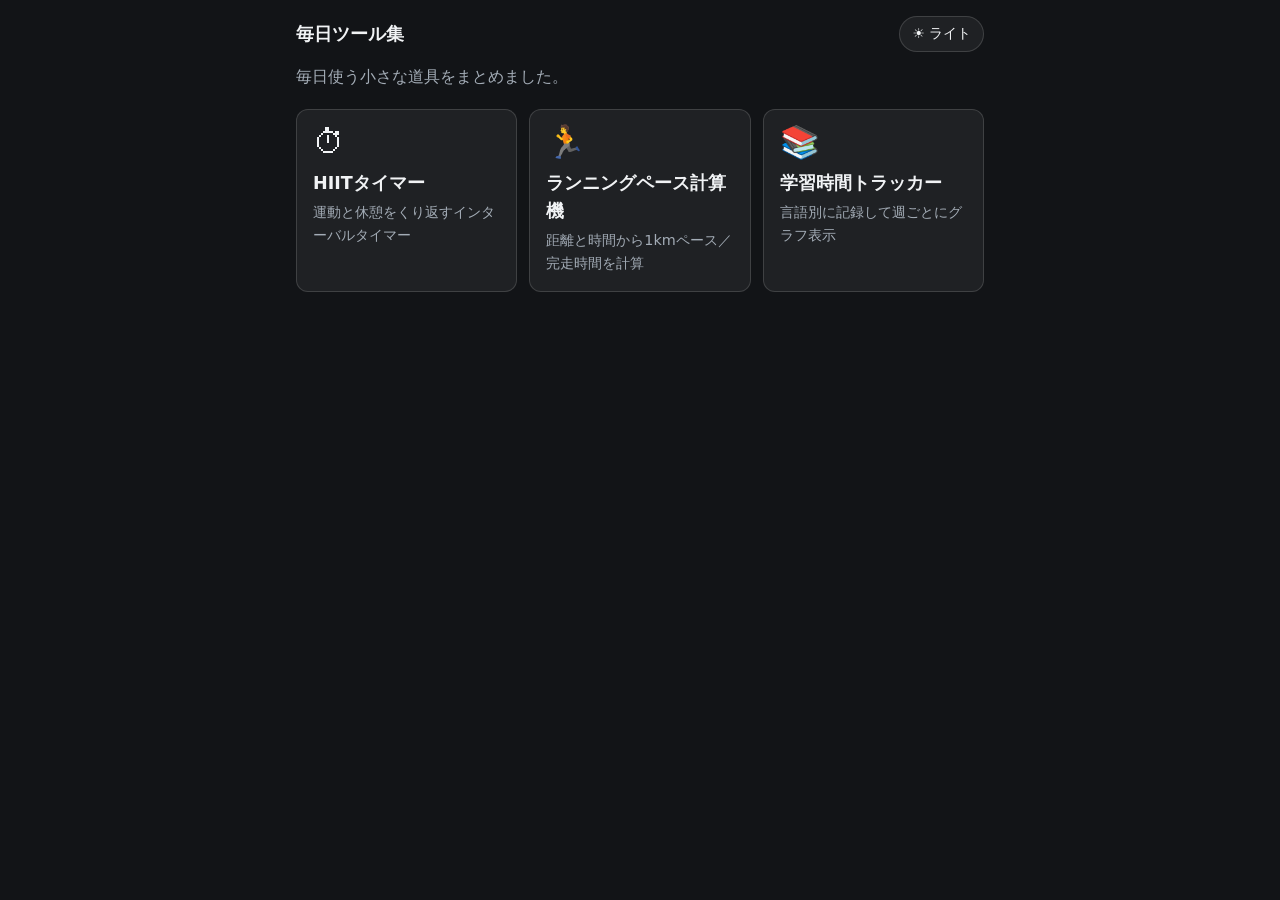
<file: index.html>
<!DOCTYPE html>
<html lang="ja" data-theme="dark">
<head>
  <meta charset="UTF-8">
  <!-- スマホで表示幅を端末に合わせる（これが無いとPC幅で縮小表示される）
       viewport-fit=cover：iPhone の画面いっぱいに描き、ノッチ等の余白は CSS の env() で自分で調整する -->
  <meta name="viewport" content="width=device-width, initial-scale=1, viewport-fit=cover">
  <title>毎日ツール集</title>
  <link rel="stylesheet" href="common/base.css">
  <!-- テーマは表示前に決めたいので <head> で読み込む -->
  <script src="common/storage.js"></script>
  <script src="common/theme.js"></script>
  <style>
    /* トップページだけで使う見た目なので、ここに直接書いている */
    .lead {
      margin: 0 0 20px;
      color: var(--muted);
    }

    /* ツールのカードを並べる。画面幅に応じて列数が自動で変わる */
    .tool-grid {
      display: grid;
      grid-template-columns: repeat(auto-fill, minmax(220px, 1fr));
      gap: 12px;
    }

    .tool-card {
      position: relative;
      display: block;
      color: inherit;
      text-decoration: none;
    }

    a.tool-card:hover {
      border-color: var(--accent);
    }

    .tool-card .icon {
      font-size: 2rem;
      line-height: 1;
    }

    .tool-card h2 {
      margin: 8px 0 4px;
      font-size: 1.1rem;
    }

    .tool-card p {
      margin: 0;
      color: var(--muted);
      font-size: 0.9rem;
    }

    /* 準備中のツールは薄く表示してクリックできないことを示す */
    .tool-card.is-coming {
      opacity: 0.55;
    }

    .badge {
      position: absolute;
      top: 12px;
      right: 12px;
      padding: 2px 8px;
      border: 1px solid var(--border);
      border-radius: 999px;
      font-size: 0.75rem;
      color: var(--muted);
    }
  </style>
</head>
<body>
  <header class="app-header">
    <h1 class="app-title">毎日ツール集</h1>
    <button type="button" class="theme-toggle" data-theme-toggle>テーマ</button>
  </header>

  <main class="container">
    <p class="lead">毎日使う小さな道具をまとめました。</p>

    <div class="tool-grid">
      <!-- ① 完成したツールは <a> でリンクにする -->
      <a class="card tool-card" href="hiit-timer/index.html">
        <span class="icon" aria-hidden="true">⏱</span>
        <h2>HIITタイマー</h2>
        <p>運動と休憩をくり返すインターバルタイマー</p>
      </a>

      <a class="card tool-card" href="running-pace/index.html">
        <span class="icon" aria-hidden="true">🏃</span>
        <h2>ランニングペース計算機</h2>
        <p>距離と時間から1kmペース／完走時間を計算</p>
      </a>

      <a class="card tool-card" href="study-tracker/index.html">
        <span class="icon" aria-hidden="true">📚</span>
        <h2>学習時間トラッカー</h2>
        <p>言語別に記録して週ごとにグラフ表示</p>
      </a>
    </div>
  </main>
</body>
</html>
</file>
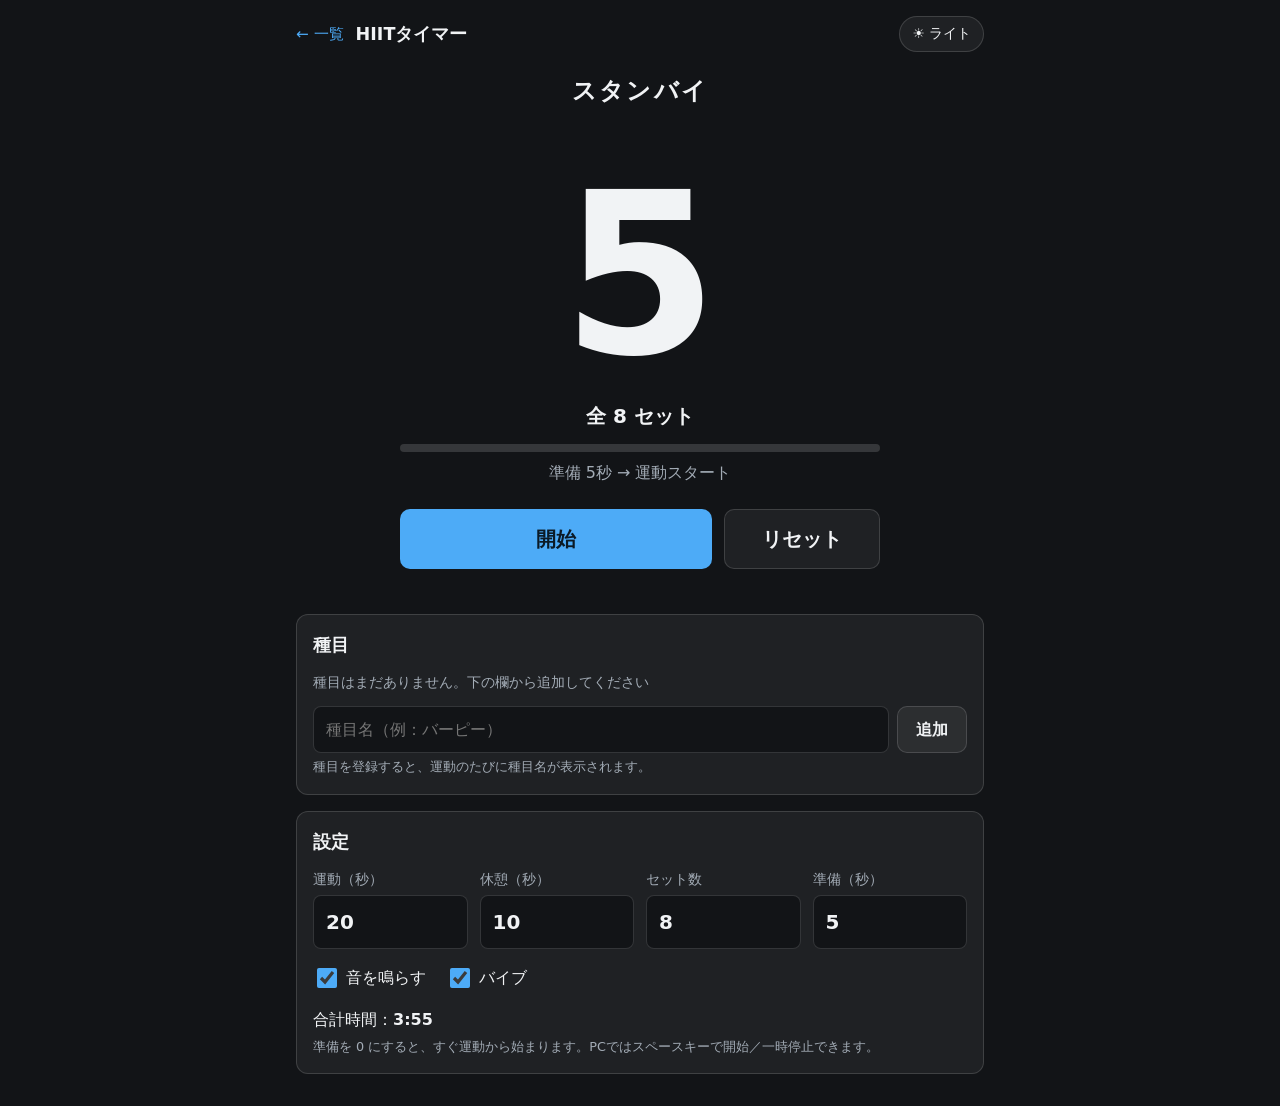
<file: hiit-timer/index.html>
<!DOCTYPE html>
<html lang="ja" data-theme="dark">
<head>
  <meta charset="UTF-8">
  <meta name="viewport" content="width=device-width, initial-scale=1, viewport-fit=cover">
  <title>HIITタイマー | 毎日ツール集</title>
  <!-- 共通の見た目 → このツール専用の見た目 の順に読む（後の方が優先される） -->
  <link rel="stylesheet" href="../common/base.css">
  <link rel="stylesheet" href="style.css">
  <script src="../common/storage.js"></script>
  <script src="../common/theme.js"></script>
</head>
<!-- body の class をフェーズごとに入れ替えて背景色を変える -->
<body class="phase-idle">
  <header class="app-header">
    <a class="back-link" href="../index.html">← 一覧</a>
    <h1 class="app-title">HIITタイマー</h1>
    <button type="button" class="theme-toggle" data-theme-toggle>テーマ</button>
  </header>

  <main class="container">
    <!-- ===== タイマー表示 ===== -->
    <section class="timer">
      <!-- aria-live：読み上げソフトにフェーズの切り替わりを伝える -->
      <p class="phase-label" id="phaseLabel" aria-live="polite">スタンバイ</p>
      <!-- 今の種目名（休憩・準備中は「次の種目」）。種目が未登録なら空のまま -->
      <p class="exercise-name" id="exerciseName" aria-live="polite"></p>
      <p class="time" id="time">20</p>
      <p class="set-count" id="setCount">全 8 セット</p>
      <div class="progress" aria-hidden="true">
        <div class="progress-bar" id="progressBar"></div>
      </div>
      <p class="next-info" id="nextInfo">&nbsp;</p>
    </section>

    <!-- ===== 操作ボタン ===== -->
    <div class="controls">
      <button type="button" class="btn btn-primary" id="startButton">開始</button>
      <button type="button" class="btn" id="resetButton">リセット</button>
    </div>
    <p class="wake-status" id="wakeStatus"></p>

    <!-- ===== 種目 ===== -->
    <section class="card exercises">
      <h2>種目</h2>
      <!-- タイマー中は fieldset ごと操作できなくする（設定と同じ仕組み） -->
      <fieldset id="exerciseFieldset">
        <ol class="exercise-list" id="exerciseList"></ol>

        <form class="exercise-add" id="exerciseAddForm" autocomplete="off">
          <input type="text" id="exerciseNameInput" maxlength="20" placeholder="種目名（例：バーピー）" aria-label="追加する種目名" required>
          <button type="submit" class="btn" id="exerciseAddButton">追加</button>
        </form>

        <p class="hint" id="exerciseHint"></p>
      </fieldset>
    </section>

    <!-- ===== 設定 ===== -->
    <section class="card settings">
      <h2>設定</h2>
      <!-- fieldset を disabled にすると、中の入力欄がまとめて操作不可になる -->
      <fieldset id="settingsFieldset">
        <div class="field-grid">
          <label class="field">
            <span>運動（秒）</span>
            <input type="number" id="workInput" inputmode="numeric" min="1" max="3600">
          </label>
          <label class="field">
            <span>休憩（秒）</span>
            <input type="number" id="restInput" inputmode="numeric" min="0" max="3600">
          </label>
          <label class="field">
            <span>セット数</span>
            <input type="number" id="setsInput" inputmode="numeric" min="1" max="99">
          </label>
          <label class="field">
            <span>準備（秒）</span>
            <input type="number" id="prepInput" inputmode="numeric" min="0" max="60">
          </label>
        </div>

        <div class="toggles">
          <label><input type="checkbox" id="soundCheck"> 音を鳴らす</label>
          <label><input type="checkbox" id="vibrateCheck"> <span id="vibrateLabel">バイブ</span></label>
        </div>

        <p class="total">合計時間：<strong id="totalTime">-</strong></p>
        <p class="hint">準備を 0 にすると、すぐ運動から始まります。PCではスペースキーで開始／一時停止できます。</p>
        <!-- 音声ファイルの作成には上限があるので、超えるときだけ知らせる（JavaScript で表示を切り替え） -->
        <p class="hint" id="soundNote" hidden>合計が60分を超えるため、画面ロック中は音が鳴りません（画面を開いている間は鳴ります）。</p>
      </fieldset>
    </section>
  </main>

  <!-- HTML を全部読み込んだ後に動かすため、スクリプトは最後に置く -->
  <script src="script.js"></script>
</body>
</html>
</file>
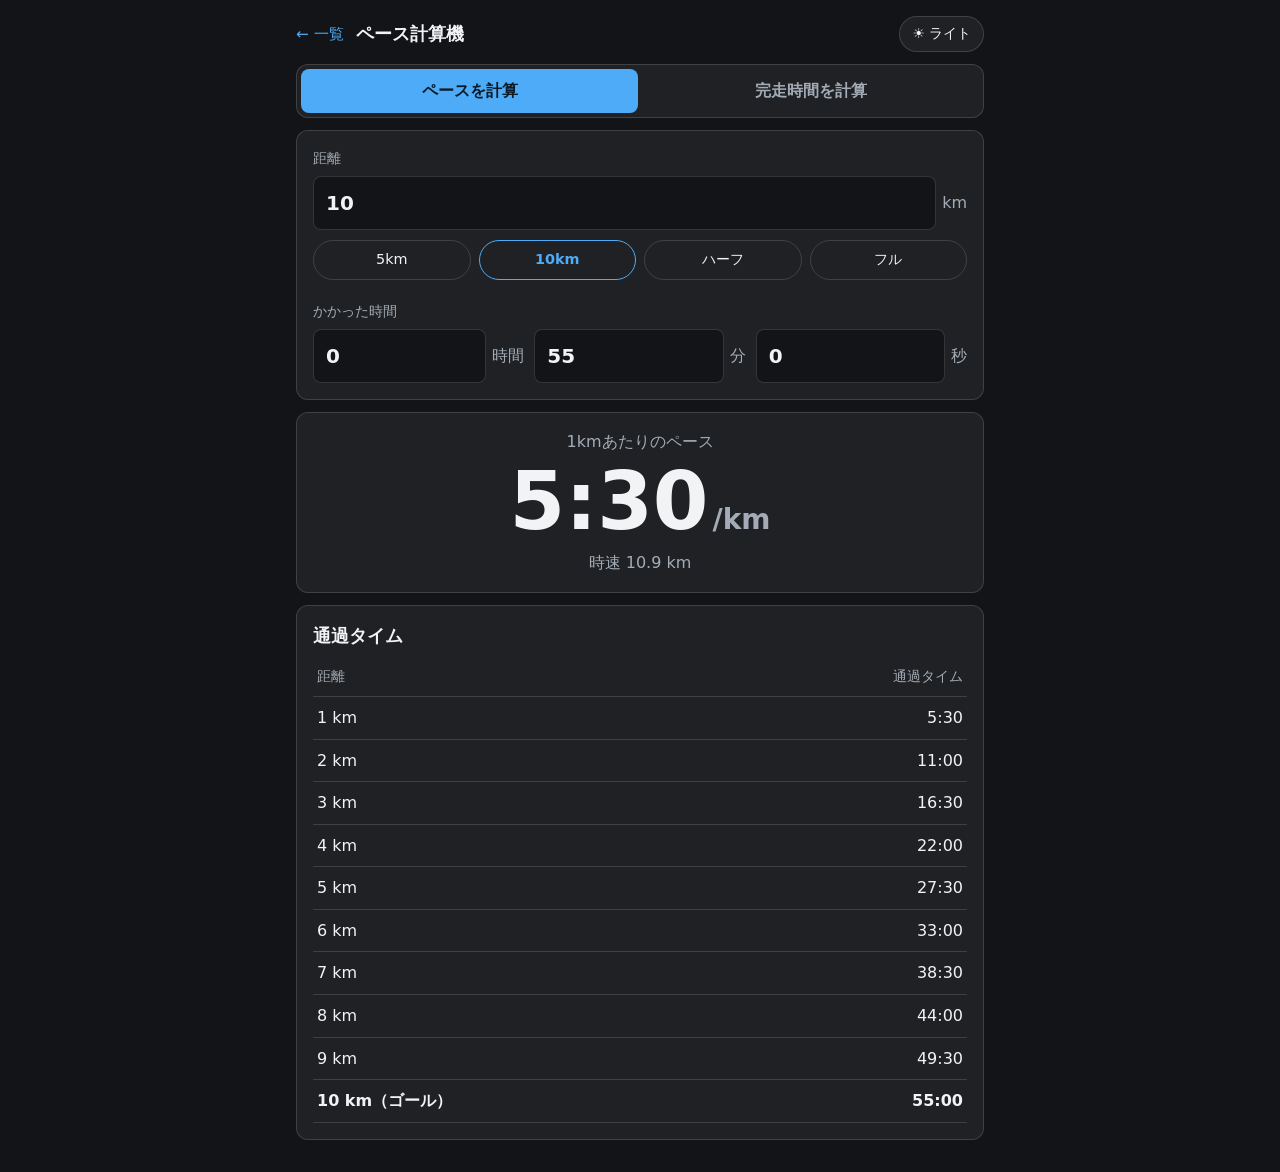
<file: running-pace/index.html>
<!DOCTYPE html>
<html lang="ja" data-theme="dark">
<head>
  <meta charset="UTF-8">
  <meta name="viewport" content="width=device-width, initial-scale=1, viewport-fit=cover">
  <title>ランニングペース計算機 | 毎日ツール集</title>
  <link rel="stylesheet" href="../common/base.css">
  <link rel="stylesheet" href="style.css">
  <script src="../common/storage.js"></script>
  <script src="../common/theme.js"></script>
</head>
<body>
  <header class="app-header">
    <a class="back-link" href="../index.html">← 一覧</a>
    <h1 class="app-title">ペース計算機</h1>
    <button type="button" class="theme-toggle" data-theme-toggle>テーマ</button>
  </header>

  <main class="container">
    <!-- ===== モード切り替えタブ ===== -->
    <div class="tabs" role="tablist">
      <button type="button" class="tab" role="tab" data-mode="pace">ペースを計算</button>
      <button type="button" class="tab" role="tab" data-mode="finish">完走時間を計算</button>
    </div>

    <!-- form の中の入力が変わると、まとめて1つのイベントで受け取れる -->
    <form id="calcForm" class="card" autocomplete="off">
      <!-- ===== 距離（両モード共通） ===== -->
      <div class="group">
        <label class="group-title" for="distanceInput">距離</label>
        <div class="unit-field">
          <!-- data-key：この入力が inputs のどの項目かを JavaScript に伝える目印 -->
          <input type="number" id="distanceInput" data-key="distance" inputmode="decimal" min="0" step="any" placeholder="10">
          <span>km</span>
        </div>
        <div class="presets">
          <button type="button" class="preset" data-km="5">5km</button>
          <button type="button" class="preset" data-km="10">10km</button>
          <button type="button" class="preset" data-km="21.0975">ハーフ</button>
          <button type="button" class="preset" data-km="42.195">フル</button>
        </div>
      </div>

      <!-- ===== ペースを計算：時間を入力 ===== -->
      <div class="group" id="timeGroup">
        <span class="group-title">かかった時間</span>
        <div class="unit-row">
          <label class="unit-field">
            <input type="number" data-key="hours" inputmode="numeric" min="0" placeholder="0" aria-label="時間">
            <span>時間</span>
          </label>
          <label class="unit-field">
            <input type="number" data-key="minutes" inputmode="numeric" min="0" placeholder="0" aria-label="分">
            <span>分</span>
          </label>
          <label class="unit-field">
            <input type="number" data-key="seconds" inputmode="numeric" min="0" placeholder="0" aria-label="秒">
            <span>秒</span>
          </label>
        </div>
      </div>

      <!-- ===== 完走時間を計算：ペースを入力 ===== -->
      <div class="group" id="paceGroup">
        <span class="group-title">1kmあたりのペース</span>
        <div class="unit-row unit-row-2">
          <label class="unit-field">
            <input type="number" data-key="paceMinutes" inputmode="numeric" min="0" placeholder="5" aria-label="ペースの分">
            <span>分</span>
          </label>
          <label class="unit-field">
            <input type="number" data-key="paceSeconds" inputmode="numeric" min="0" placeholder="30" aria-label="ペースの秒">
            <span>秒 /km</span>
          </label>
        </div>
      </div>
    </form>

    <!-- ===== 結果 ===== -->
    <section class="card result" aria-live="polite">
      <p class="result-label" id="resultLabel">1kmあたりのペース</p>
      <p class="result-main">
        <span id="resultValue">—</span><span class="result-unit" id="resultUnit"></span>
      </p>
      <p class="result-sub" id="resultSub">距離と時間を入力してください</p>
    </section>

    <!-- ===== 通過タイム表 ===== -->
    <section class="card splits" id="splitsSection" hidden>
      <h2>通過タイム</h2>
      <table>
        <thead>
          <tr><th scope="col">距離</th><th scope="col">通過タイム</th></tr>
        </thead>
        <tbody id="splitsBody"></tbody>
      </table>
    </section>
  </main>

  <script src="script.js"></script>
</body>
</html>
</file>
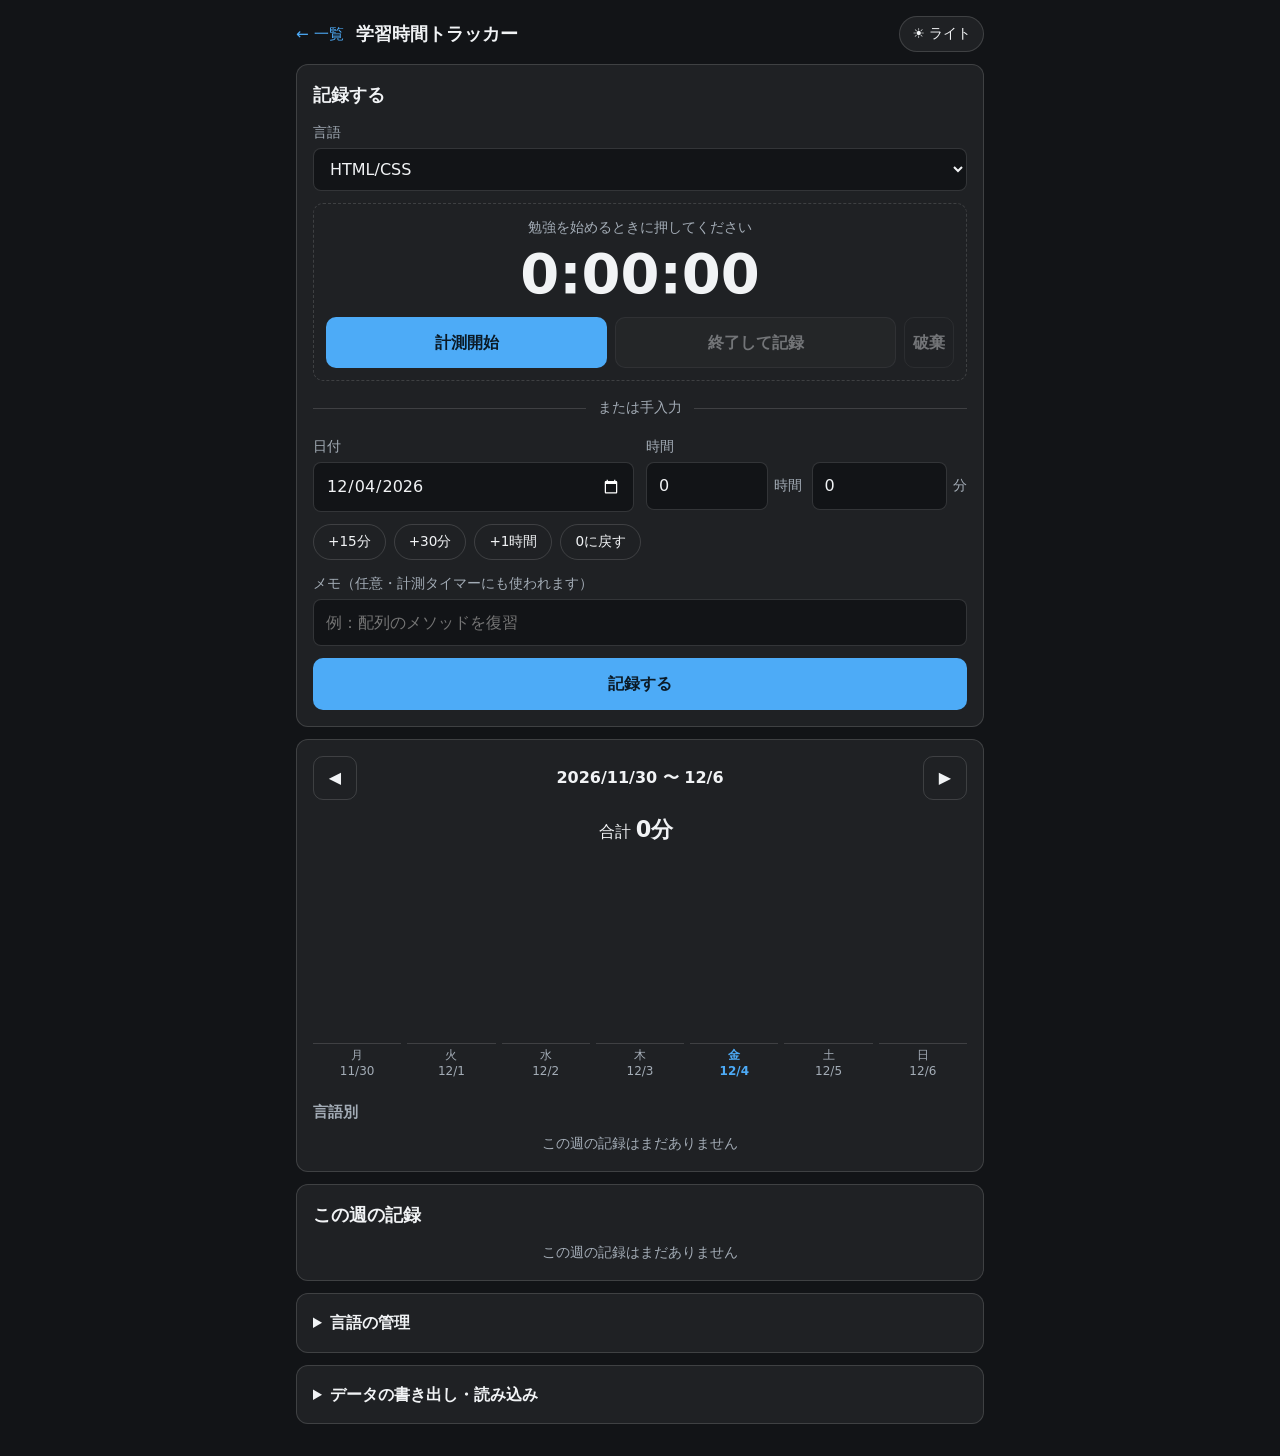
<file: study-tracker/index.html>
<!DOCTYPE html>
<html lang="ja" data-theme="dark">
<head>
  <meta charset="UTF-8">
  <meta name="viewport" content="width=device-width, initial-scale=1, viewport-fit=cover">
  <title>学習時間トラッカー | 毎日ツール集</title>
  <link rel="stylesheet" href="../common/base.css">
  <link rel="stylesheet" href="style.css">
  <script src="../common/storage.js"></script>
  <script src="../common/theme.js"></script>
</head>
<body>
  <header class="app-header">
    <a class="back-link" href="../index.html">← 一覧</a>
    <h1 class="app-title">学習時間トラッカー</h1>
    <button type="button" class="theme-toggle" data-theme-toggle>テーマ</button>
  </header>

  <main class="container">
    <!-- ===================== 記録する ===================== -->
    <section class="card">
      <h2>記録する</h2>

      <label class="field">
        <span>言語</span>
        <select id="languageSelect"></select>
      </label>

      <!-- ----- 計測タイマー ----- -->
      <div class="stopwatch">
        <p class="stopwatch-status" id="stopwatchStatus">勉強を始めるときに押してください</p>
        <p class="stopwatch-time" id="stopwatchTime">0:00:00</p>
        <div class="stopwatch-buttons">
          <button type="button" class="btn btn-primary" id="stopwatchMain">計測開始</button>
          <button type="button" class="btn" id="stopwatchFinish">終了して記録</button>
          <button type="button" class="btn btn-ghost" id="stopwatchDiscard">破棄</button>
        </div>
      </div>

      <p class="divider"><span>または手入力</span></p>

      <!-- ----- 手入力フォーム ----- -->
      <form id="recordForm" autocomplete="off">
        <div class="form-grid">
          <label class="field">
            <span>日付</span>
            <input type="date" id="dateInput" required>
          </label>
          <div class="field">
            <span>時間</span>
            <div class="duration">
              <label class="unit-field">
                <input type="number" id="hoursInput" inputmode="numeric" min="0" max="24" value="0" aria-label="時間">
                <span>時間</span>
              </label>
              <label class="unit-field">
                <input type="number" id="minutesInput" inputmode="numeric" min="0" value="0" aria-label="分">
                <span>分</span>
              </label>
            </div>
          </div>
        </div>

        <!-- 押すたびに時間を足すボタン -->
        <div class="quick-add">
          <button type="button" class="chip" data-add="15">+15分</button>
          <button type="button" class="chip" data-add="30">+30分</button>
          <button type="button" class="chip" data-add="60">+1時間</button>
          <button type="button" class="chip" data-add="0">0に戻す</button>
        </div>

        <label class="field">
          <span>メモ（任意・計測タイマーにも使われます）</span>
          <input type="text" id="memoInput" maxlength="100" placeholder="例：配列のメソッドを復習">
        </label>

        <button type="submit" class="btn btn-primary btn-block" id="addButton">記録する</button>
      </form>
    </section>

    <!-- ===================== 週グラフ ===================== -->
    <section class="card">
      <div class="week-nav">
        <button type="button" class="icon-btn" id="prevWeek" aria-label="前の週">◀</button>
        <div class="week-title">
          <p id="weekRange">-</p>
          <button type="button" class="link-btn" id="thisWeek">今週に戻る</button>
        </div>
        <button type="button" class="icon-btn" id="nextWeek" aria-label="次の週">▶</button>
      </div>

      <p class="week-total">合計 <strong id="weekTotal">0分</strong><span id="weekAverage"></span></p>

      <!-- 7日分の棒グラフ（JavaScript で中身を作る） -->
      <div class="chart" id="chart" role="img" aria-label="日別の学習時間グラフ"></div>

      <h3>言語別</h3>
      <div id="breakdown"></div>
    </section>

    <!-- ===================== この週の記録 ===================== -->
    <section class="card">
      <h2>この週の記録</h2>
      <ul class="record-list" id="recordList"></ul>
    </section>

    <!-- ===================== 言語の管理 ===================== -->
    <!-- details：クリックで開閉できる部品。普段は閉じておく -->
    <details class="card">
      <summary>言語の管理</summary>
      <ul class="language-list" id="languageList"></ul>
      <form class="language-add" id="languageAddForm" autocomplete="off">
        <input type="color" id="newLanguageColor" aria-label="新しい言語の色">
        <input type="text" id="newLanguageName" maxlength="20" placeholder="言語名（例：TypeScript）" required>
        <button type="submit" class="btn">追加</button>
      </form>
      <p class="hint">記録がある言語は削除できないため「非表示」になります（過去のグラフはそのまま残ります）。</p>
    </details>

    <!-- ===================== データ ===================== -->
    <details class="card">
      <summary>データの書き出し・読み込み</summary>
      <p class="hint">
        記録はこの端末のこのブラウザにだけ保存されています。
        スマホとPCでデータを移すときや、バックアップを取るときに使ってください。
        読み込みは「合体」なので、今ある記録は消えません。
      </p>
      <div class="data-buttons">
        <button type="button" class="btn" id="exportButton">書き出し（保存）</button>
        <!-- 本物のファイル選択欄は見た目が端末ごとにバラバラなので隠し、ボタンから呼び出す -->
        <button type="button" class="btn" id="importButton">読み込み</button>
        <input type="file" id="importFile" accept=".json,application/json" hidden>
      </div>
    </details>
  </main>

  <!-- 「記録しました」などを少しだけ表示するお知らせ -->
  <p class="toast" id="toast" role="status" aria-live="polite"></p>

  <script src="script.js"></script>
</body>
</html>
</file>
<file: common/base.css>
/*
 * base.css — 全ツール共通の見た目
 *
 * 色は「CSS変数（--名前）」にまとめて定義している。
 * data-theme="dark" / "light" で変数の中身を入れ替えるだけで、
 * ページ全体の配色が切り替わる。
 */

/* ===== 色の定義：ダーク（初期値） ===== */
:root,
:root[data-theme="dark"] {
  color-scheme: dark;              /* フォーム部品やスクロールバーも暗い色にする */
  --bg: #121417;                   /* ページの背景 */
  --surface: rgba(255, 255, 255, 0.06); /* カードの背景（半透明で背景色になじむ） */
  --text: #f1f3f5;                 /* 基本の文字色 */
  --muted: #a3acb6;                /* 補足の文字色 */
  --border: rgba(255, 255, 255, 0.14);
  --accent: #4dabf7;               /* 強調色（メインボタンなど） */
  --accent-text: #0b1a26;          /* 強調色の上に乗せる文字色 */
  --track: rgba(255, 255, 255, 0.15); /* 進捗バーの溝 */
}

/* ===== 色の定義：ライト ===== */
:root[data-theme="light"] {
  color-scheme: light;
  --bg: #f4f5f7;
  --surface: rgba(255, 255, 255, 0.75);
  --text: #1d2127;
  --muted: #5b6672;
  --border: rgba(0, 0, 0, 0.12);
  --accent: #1c7ed6;
  --accent-text: #ffffff;
  --track: rgba(0, 0, 0, 0.1);
}

/* ===== リセット・基本 ===== */
*,
*::before,
*::after {
  box-sizing: border-box;          /* 幅の計算に padding と border を含める */
}

body {
  margin: 0;
  min-height: 100vh;
  font-family: system-ui, -apple-system, "Hiragino Sans", "Noto Sans JP", "Yu Gothic UI", sans-serif;
  line-height: 1.6;
  background: var(--bg);
  color: var(--text);
  -webkit-text-size-adjust: 100%;  /* iPhone で横向きにした時に文字が勝手に拡大されるのを防ぐ */

  /*
   * env(safe-area-inset-○○)：iPhone の「ノッチ・時刻の帯・ホームバー」にかぶらない安全な余白の大きさ。
   * viewport-fit=cover（各HTMLの <meta name="viewport">）とセットで使う。
   * PC など余白が無い端末では 0 になるので、見た目は変わらない。
   */
  padding-left: env(safe-area-inset-left);    /* 横向きにした時のノッチ側 */
  padding-right: env(safe-area-inset-right);
  padding-bottom: env(safe-area-inset-bottom); /* 画面下のホームバー */
}

a {
  color: var(--accent);
}

/* ===== ヘッダー（戻るリンク・タイトル・テーマ切替） ===== */
.app-header {
  display: flex;
  align-items: center;
  gap: 12px;
  max-width: 720px;
  margin: 0 auto;
  /* 上の余白 = 時刻の帯の高さ + 16px（帯のまわりのぼかしに文字が重ならないように） */
  padding: calc(env(safe-area-inset-top) + 16px) 16px 12px;
}

/* ホーム画面から開いた時（theme.js が is-standalone を付ける）：
   iPhone は時刻の帯の少し下までぼかすので、その範囲からヘッダーを外に出す */
.is-standalone .app-header {
  padding-top: calc(env(safe-area-inset-top) + 44px);
}

.app-title {
  flex: 1;                         /* 残りの幅をすべて使う＝ボタンを右端へ押し出す */
  margin: 0;
  font-size: 1.1rem;
}

.back-link {
  text-decoration: none;
  font-size: 0.95rem;
  white-space: nowrap;
}

/* ===== レイアウト ===== */
.container {
  max-width: 720px;
  margin: 0 auto;
  padding: 0 16px 32px;            /* 左右16pxの余白（スマホで端にくっつかない） */
}

.card {
  background: var(--surface);
  border: 1px solid var(--border);
  border-radius: 12px;
  padding: 16px;
}

/* ===== ボタン ===== */
.btn {
  min-height: 48px;                /* 指でタップしやすい高さ */
  padding: 12px 20px;
  border: 1px solid var(--border);
  border-radius: 10px;
  background: var(--surface);
  color: var(--text);
  font: inherit;
  font-weight: 700;
  cursor: pointer;
}

.btn:active {
  transform: scale(0.97);          /* 押した感触を出す */
}

.btn-primary {
  background: var(--accent);
  color: var(--accent-text);
  border-color: transparent;
}

.theme-toggle {
  padding: 6px 12px;
  border: 1px solid var(--border);
  border-radius: 999px;
  background: var(--surface);
  color: var(--text);
  font: inherit;
  font-size: 0.85rem;
  white-space: nowrap;
  cursor: pointer;
}

/* キーボード操作時にどこを選んでいるか分かるようにする */
:focus-visible {
  outline: 3px solid var(--accent);
  outline-offset: 2px;
}
</file>
<file: hiit-timer/style.css>
/*
 * style.css — HIITタイマー専用の見た目
 */

/* ===== フェーズごとの背景色（テーマ別） ===== */
:root,
:root[data-theme="dark"] {
  --work-bg: #7f1d1d;   /* 運動：赤 */
  --rest-bg: #1e3a5f;   /* 休憩：青 */
  --prep-bg: #6b4e0e;   /* 準備：黄土 */
  --done-bg: #14532d;   /* 完了：緑 */
}

:root[data-theme="light"] {
  --work-bg: #ffd3d3;
  --rest-bg: #d3e8ff;
  --prep-bg: #fff0bd;
  --done-bg: #d1f4da;
}

/* body に付いている class に応じて背景色を切り替える */
body {
  transition: background-color 0.4s ease;  /* 色がふわっと変わるようにする */
}
body.phase-work { background-color: var(--work-bg); }
body.phase-rest { background-color: var(--rest-bg); }
body.phase-prep { background-color: var(--prep-bg); }
body.phase-done { background-color: var(--done-bg); }

/* ===== タイマー表示 ===== */
.timer {
  padding: 8px 0 4px;
  text-align: center;
}

.phase-label {
  margin: 0;
  font-size: 1.5rem;
  font-weight: 800;
  letter-spacing: 0.1em;
}

/* 種目名：運動中は大きく、休憩・準備中（次の種目）は少し控えめに */
.exercise-name {
  min-height: 1.8em;       /* 種目が無い時も高さを確保して、数字の位置が動かないようにする */
  margin: 0;
  font-size: 1.5rem;
  font-weight: 800;
  line-height: 1.8;
  overflow-wrap: anywhere; /* 長い名前でも画面からはみ出さない */
}

.exercise-name.is-next {
  font-size: 1.1rem;
  font-weight: 600;
  color: var(--muted);
}

.time {
  margin: 0;
  /* clamp(最小, 基本, 最大)：画面幅(vw)に合わせて文字サイズを伸び縮みさせる */
  font-size: clamp(5rem, 30vw, 14rem);
  font-weight: 800;
  line-height: 1.1;
  font-variant-numeric: tabular-nums;  /* 数字の幅をそろえて、カウント中に文字が揺れないようにする */
}

.set-count {
  margin: 0 0 12px;
  font-size: 1.25rem;
  font-weight: 700;
}

.next-info {
  margin: 8px 0 0;
  color: var(--muted);
}

/* 一時停止中は数字を薄くして止まっていることを分かりやすくする */
body.is-paused .time {
  opacity: 0.45;
}

/* ===== 進捗バー ===== */
.progress {
  height: 8px;
  max-width: 480px;
  margin: 0 auto;
  border-radius: 999px;
  background: var(--track);
  overflow: hidden;
}

.progress-bar {
  width: 0%;               /* JavaScript で 0〜100% に書き換える */
  height: 100%;
  background: var(--text);
  opacity: 0.8;
}

/* ===== 操作ボタン ===== */
.controls {
  display: grid;
  grid-template-columns: 2fr 1fr;   /* 開始ボタンを大きく、リセットを小さく */
  gap: 12px;
  max-width: 480px;
  margin: 20px auto 0;
}

.controls .btn {
  min-height: 60px;
  font-size: 1.25rem;
}

.wake-status {
  min-height: 1.5em;       /* 文字が無い時も高さを確保して、レイアウトがガタつかないようにする */
  margin: 8px 0 16px;
  color: var(--muted);
  font-size: 0.85rem;
  text-align: center;
  white-space: pre-line;   /* メッセージが2つあるとき、改行で分けて表示する */
}

/* ===== 種目エリア ===== */
.exercises {
  margin-bottom: 16px;
}

.exercises h2 {
  margin: 0 0 12px;
  font-size: 1.1rem;
}

.exercises fieldset {
  margin: 0;
  padding: 0;
  border: none;
  min-width: 0;
}

.exercises fieldset:disabled {
  opacity: 0.5;
}

.exercise-list {
  margin: 0;
  padding: 0;
  list-style: none;        /* 番号は自分で表示する（ボタンと並べたいため） */
}

/* 1行 = 番号 | 種目名 | ↑ | ↓ | 削除 */
.exercise-item {
  display: grid;
  grid-template-columns: 1.5em minmax(0, 1fr) auto auto auto;
  align-items: center;
  gap: 8px;
  margin-bottom: 8px;
}

.exercise-add {
  display: grid;
  grid-template-columns: minmax(0, 1fr) auto;
  gap: 8px;
}

.exercise-add .btn {
  min-height: 44px;
  padding: 8px 18px;
}

.exercise-no {
  color: var(--muted);
  font-variant-numeric: tabular-nums;
  text-align: right;
}

.exercise-item input[type="text"],
.exercise-add input[type="text"] {
  width: 100%;
  min-width: 0;
  padding: 10px 12px;
  border: 1px solid var(--border);
  border-radius: 8px;
  background: var(--bg);
  color: var(--text);
  font: inherit;
  font-size: 1rem;         /* 16px 以上で iPhone の自動ズームを防ぐ */
}

.small-btn {
  min-width: 40px;
  min-height: 40px;        /* 指でタップしやすい大きさ */
  padding: 4px 8px;
  border: 1px solid var(--border);
  border-radius: 8px;
  background: transparent;
  color: var(--text);
  font: inherit;
  font-size: 0.85rem;
  cursor: pointer;
}

.small-btn:disabled {
  opacity: 0.3;            /* 先頭の「↑」・末尾の「↓」は押せないことを示す */
  cursor: default;
}

.exercise-empty {
  margin: 0 0 12px;
  color: var(--muted);
  font-size: 0.9rem;
}

/* ===== 設定エリア ===== */
.settings h2 {
  margin: 0 0 12px;
  font-size: 1.1rem;
}

.settings fieldset {
  margin: 0;
  padding: 0;
  border: none;
}

/* 無効化中（タイマー実行中）は薄く表示 */
.settings fieldset:disabled {
  opacity: 0.5;
}

.field-grid {
  display: grid;
  grid-template-columns: repeat(2, 1fr);   /* スマホ：2列 */
  gap: 12px;
}

/* 画面幅が 600px 以上なら 4列に並べる */
@media (min-width: 600px) {
  .field-grid {
    grid-template-columns: repeat(4, 1fr);
  }
}

.field {
  display: flex;
  flex-direction: column;
  gap: 4px;
  font-size: 0.9rem;
  color: var(--muted);
}

.field input {
  width: 100%;
  padding: 10px 12px;
  border: 1px solid var(--border);
  border-radius: 8px;
  background: var(--bg);
  color: var(--text);
  font: inherit;
  font-size: 1.25rem;      /* 16px 以上にすると iPhone で入力時に勝手にズームされない */
  font-weight: 700;
}

.toggles {
  display: flex;
  flex-wrap: wrap;
  gap: 8px 20px;
  margin-top: 16px;
}

.toggles label {
  display: flex;
  align-items: center;
  gap: 6px;
  cursor: pointer;
}

.toggles input {
  width: 20px;
  height: 20px;
  accent-color: var(--accent);
}

.total {
  margin: 16px 0 0;
}

.hint {
  margin: 4px 0 0;
  color: var(--muted);
  font-size: 0.8rem;
}
</file>
<file: running-pace/style.css>
/*
 * style.css — ランニングペース計算機 専用の見た目
 */

/* ===== タブ（ペース計算／完走時間計算） ===== */
.tabs {
  display: grid;
  grid-template-columns: 1fr 1fr;   /* 2つのタブを同じ幅で並べる */
  gap: 4px;
  padding: 4px;
  margin-bottom: 12px;
  border: 1px solid var(--border);
  border-radius: 12px;
  background: var(--surface);
}

.tab {
  min-height: 44px;
  border: none;
  border-radius: 8px;
  background: transparent;
  color: var(--muted);
  font: inherit;
  font-weight: 700;
  cursor: pointer;
}

/* 選ばれているタブ（aria-selected="true"）だけ色を付ける */
.tab[aria-selected="true"] {
  background: var(--accent);
  color: var(--accent-text);
}

/* ===== 入力エリア ===== */
.group + .group {
  margin-top: 20px;                 /* グループ同士の間をあける */
}

.group-title {
  display: block;
  margin-bottom: 6px;
  color: var(--muted);
  font-size: 0.9rem;
}

/* 入力欄と単位（km・分・秒）を横に並べる */
.unit-field {
  display: flex;
  align-items: center;
  gap: 6px;
}

.unit-field span {
  white-space: nowrap;
  color: var(--muted);
}

.unit-field input {
  width: 100%;
  min-width: 0;                     /* flex の中で入力欄が縮めるようにする */
  padding: 10px 12px;
  border: 1px solid var(--border);
  border-radius: 8px;
  background: var(--bg);
  color: var(--text);
  font: inherit;
  font-size: 1.25rem;               /* 16px 以上で iPhone の自動ズームを防ぐ */
  font-weight: 700;
  font-variant-numeric: tabular-nums;
}

/* 時・分・秒を3列に並べる */
.unit-row {
  display: grid;
  grid-template-columns: repeat(3, 1fr);
  gap: 10px;
}

/* ペース入力は 分・秒 の2列 */
.unit-row-2 {
  grid-template-columns: repeat(2, 1fr);
}

/* ===== 距離のワンタップボタン ===== */
.presets {
  display: grid;
  grid-template-columns: repeat(4, 1fr);
  gap: 8px;
  margin-top: 10px;
}

.preset {
  min-height: 40px;
  border: 1px solid var(--border);
  border-radius: 999px;
  background: transparent;
  color: var(--text);
  font: inherit;
  font-size: 0.9rem;
  cursor: pointer;
}

/* 今の距離と同じボタンは強調する */
.preset.is-active {
  border-color: var(--accent);
  color: var(--accent);
  font-weight: 700;
}

/* ===== 結果 ===== */
.result {
  margin-top: 12px;
  text-align: center;
}

.result-label {
  margin: 0;
  color: var(--muted);
}

.result-main {
  margin: 4px 0;
  font-size: clamp(3rem, 16vw, 5rem);  /* 画面幅に合わせて大きく */
  font-weight: 800;
  line-height: 1.1;
  font-variant-numeric: tabular-nums;
}

.result-unit {
  margin-left: 4px;
  font-size: 0.35em;                /* 本体の数字に対して小さめ */
  color: var(--muted);
}

.result-sub {
  margin: 0;
  color: var(--muted);
}

/* ===== 通過タイム表 ===== */
.splits {
  margin-top: 12px;
}

.splits h2 {
  margin: 0 0 8px;
  font-size: 1.1rem;
}

.splits table {
  width: 100%;
  border-collapse: collapse;        /* セルの線を1本にまとめる */
  font-variant-numeric: tabular-nums;
}

.splits th,
.splits td {
  padding: 8px 4px;
  border-bottom: 1px solid var(--border);
  text-align: left;
}

/* 通過タイムの列は右寄せにして桁をそろえる */
.splits th:last-child,
.splits td:last-child {
  text-align: right;
}

.splits th {
  color: var(--muted);
  font-size: 0.85rem;
  font-weight: 400;
}

.splits .is-goal td {
  font-weight: 700;
}
</file>
<file: study-tracker/style.css>
/*
 * style.css — 学習時間トラッカー 専用の見た目
 */

/* カード同士の間をあける */
.card + .card {
  margin-top: 12px;
}

.card h2 {
  margin: 0 0 12px;
  font-size: 1.1rem;
}

.card h3 {
  margin: 20px 0 8px;
  font-size: 0.95rem;
  color: var(--muted);
}

.hint {
  margin: 8px 0 0;
  color: var(--muted);
  font-size: 0.8rem;
}

/* ===== 入力欄（共通） ===== */
.field {
  display: flex;
  flex-direction: column;
  gap: 4px;
  margin-bottom: 12px;
  font-size: 0.9rem;
  color: var(--muted);
}

/* input と select をまとめて同じ見た目にする */
.field input,
.field select,
.unit-field input,
.language-add input[type="text"],
.language-list input[type="text"] {
  width: 100%;
  min-width: 0;
  padding: 10px 12px;
  border: 1px solid var(--border);
  border-radius: 8px;
  background: var(--bg);
  color: var(--text);
  font: inherit;
  font-size: 1rem;                 /* 16px 以上で iPhone の自動ズームを防ぐ */
}

.unit-field {
  display: flex;
  align-items: center;
  gap: 6px;
}

.unit-field span {
  white-space: nowrap;
}

/* 日付と時間：スマホでは縦並び、広い画面では横並び */
.form-grid {
  display: grid;
  gap: 0 12px;
}

@media (min-width: 600px) {
  .form-grid {
    grid-template-columns: 1fr 1fr;
  }
}

.duration {
  display: grid;
  grid-template-columns: 1fr 1fr;
  gap: 10px;
}

.btn-block {
  width: 100%;
}

.btn-ghost {
  background: transparent;
}

/* 押せないボタンは薄くする */
.btn:disabled {
  opacity: 0.4;
  cursor: not-allowed;
}

/* ===== 計測タイマー ===== */
.stopwatch {
  padding: 12px;
  border: 1px dashed var(--border);
  border-radius: 10px;
  text-align: center;
}

.stopwatch-status {
  margin: 0;
  color: var(--muted);
  font-size: 0.9rem;
}

.stopwatch-time {
  margin: 4px 0 12px;
  font-size: clamp(2.5rem, 13vw, 3.5rem);
  font-weight: 800;
  line-height: 1.1;
  font-variant-numeric: tabular-nums;
}

/* 計測中は数字を強調色にする */
.stopwatch.is-running .stopwatch-time {
  color: var(--accent);
}

.stopwatch-buttons {
  display: grid;
  grid-template-columns: 1fr 1fr auto;
  gap: 8px;
}

/* スマホ幅でもボタンの文字が2行に折れないよう、左右の余白を詰める */
.stopwatch-buttons .btn {
  padding: 12px 8px;
  white-space: nowrap;
}

/* 「または手入力」の区切り線 */
.divider {
  display: flex;
  align-items: center;
  gap: 12px;
  margin: 16px 0;
  color: var(--muted);
  font-size: 0.85rem;
}

/* 文字の左右に線を引く（::before と ::after は CSS だけで作る飾り） */
.divider::before,
.divider::after {
  content: "";
  flex: 1;
  border-top: 1px solid var(--border);
}

/* ===== 時間を足すボタン ===== */
.quick-add {
  display: flex;
  flex-wrap: wrap;
  gap: 8px;
  margin-bottom: 12px;
}

.chip {
  min-height: 36px;
  padding: 4px 14px;
  border: 1px solid var(--border);
  border-radius: 999px;
  background: transparent;
  color: var(--text);
  font: inherit;
  font-size: 0.85rem;
  cursor: pointer;
}

/* ===== 週の切り替え ===== */
.week-nav {
  display: flex;
  align-items: center;
  gap: 8px;
}

.week-title {
  flex: 1;
  text-align: center;
}

.week-title p {
  margin: 0;
  font-weight: 700;
}

.icon-btn {
  width: 44px;
  height: 44px;
  border: 1px solid var(--border);
  border-radius: 10px;
  background: transparent;
  color: var(--text);
  font: inherit;
  cursor: pointer;
}

.link-btn {
  padding: 0;
  border: none;
  background: none;
  color: var(--accent);
  font: inherit;
  font-size: 0.8rem;
  cursor: pointer;
}

.week-total {
  margin: 12px 0;
  text-align: center;
}

.week-total strong {
  font-size: 1.4rem;
}

.week-total span {
  margin-left: 8px;
  color: var(--muted);
  font-size: 0.85rem;
}

/* ===== 棒グラフ ===== */
.chart {
  display: grid;
  grid-template-columns: repeat(7, 1fr);  /* 月〜日の7列 */
  gap: 6px;
  height: 220px;
}

.day {
  display: flex;
  flex-direction: column;
  min-width: 0;
}

/* 棒の上に出す合計時間 */
.day-total {
  min-height: 1.4em;
  font-size: 0.7rem;
  text-align: center;
  color: var(--muted);
  white-space: nowrap;
}

/* 棒を描く場所。残りの高さをすべて使う */
.bar-area {
  position: relative;
  flex: 1;
  border-bottom: 1px solid var(--border);
}

/* 実際の棒。下にくっつけて、高さは JavaScript で % を指定する */
.bar {
  position: absolute;
  bottom: 0;
  left: 10%;
  right: 10%;
  display: flex;
  flex-direction: column-reverse;   /* 最初の言語を一番下に積む */
  border-radius: 4px 4px 0 0;
  overflow: hidden;
}

/* 言語ごとの区切り。flex-grow に「分数」を入れると、その比率で高さが分かれる */
.bar-segment {
  min-height: 2px;
}

.day-label {
  margin-top: 4px;
  font-size: 0.75rem;
  line-height: 1.3;
  text-align: center;
  white-space: pre-line;            /* 文字の中の改行(\n)をそのまま改行として表示する */
  color: var(--muted);
}

/* 今日の列は文字を強調 */
.day.is-today .day-label {
  color: var(--accent);
  font-weight: 700;
}

/* ===== 言語別の内訳 ===== */
.breakdown-row {
  display: grid;
  grid-template-columns: minmax(0, 7.5em) 1fr auto;
  align-items: center;
  gap: 8px;
  margin-bottom: 8px;
  font-size: 0.9rem;
}

.breakdown-name {
  display: flex;
  align-items: center;
  gap: 6px;
  overflow: hidden;
  white-space: nowrap;
  text-overflow: ellipsis;          /* 長い名前は「…」で省略 */
}

.color-dot {
  flex-shrink: 0;
  width: 10px;
  height: 10px;
  border-radius: 50%;
}

.breakdown-track {
  height: 10px;
  border-radius: 999px;
  background: var(--track);
  overflow: hidden;
}

.breakdown-fill {
  height: 100%;
  border-radius: 999px;
}

.breakdown-value {
  font-variant-numeric: tabular-nums;
  white-space: nowrap;
  color: var(--muted);
  font-size: 0.85rem;
}

.empty {
  margin: 0;
  color: var(--muted);
  font-size: 0.9rem;
  text-align: center;
}

/* ===== 記録一覧 ===== */
.record-list,
.language-list {
  margin: 0;
  padding: 0;
  list-style: none;                 /* 先頭の「・」を消す */
}

.record-item {
  display: grid;
  grid-template-columns: 1fr auto;
  align-items: center;
  gap: 4px 8px;
  padding: 10px 0;
  border-bottom: 1px solid var(--border);
}

.record-main {
  display: flex;
  flex-wrap: wrap;
  align-items: center;
  gap: 4px 10px;
}

.record-date {
  color: var(--muted);
  font-size: 0.85rem;
}

.record-lang {
  display: inline-flex;
  align-items: center;
  gap: 6px;
  font-weight: 700;
}

.record-minutes {
  font-variant-numeric: tabular-nums;
}

.record-memo {
  grid-column: 1 / -1;              /* メモは横いっぱいに */
  margin: 0;
  color: var(--muted);
  font-size: 0.85rem;
  overflow-wrap: anywhere;          /* 長い英単語でもはみ出さないように折り返す */
}

.small-btn {
  padding: 4px 10px;
  border: 1px solid var(--border);
  border-radius: 8px;
  background: transparent;
  color: var(--muted);
  font: inherit;
  font-size: 0.8rem;
  cursor: pointer;
}

/* ===== 言語の管理・データ ===== */
summary {
  font-weight: 700;
  cursor: pointer;
}

details[open] summary {
  margin-bottom: 12px;
}

.language-item,
.language-add {
  display: grid;
  grid-template-columns: 44px 1fr auto;  /* 色 | 名前 | ボタン */
  align-items: center;
  gap: 8px;
  margin-bottom: 8px;
}

.language-item.is-hidden input[type="text"] {
  opacity: 0.5;
  text-decoration: line-through;
}

input[type="color"] {
  width: 44px;
  height: 40px;
  padding: 2px;
  border: 1px solid var(--border);
  border-radius: 8px;
  background: var(--bg);
  cursor: pointer;
}

.data-buttons {
  display: grid;
  grid-template-columns: 1fr 1fr;
  gap: 8px;
  margin-top: 12px;
}

/* ===== お知らせ（トースト） ===== */
.toast {
  position: fixed;
  left: 50%;
  bottom: calc(24px + env(safe-area-inset-bottom));  /* ホームバーにかぶらないように */
  max-width: calc(100% - 32px);
  margin: 0;
  padding: 10px 18px;
  border-radius: 999px;
  background: var(--text);
  color: var(--bg);
  font-size: 0.9rem;
  /* 普段は少し下に隠しておき、is-visible が付いたら出てくる */
  opacity: 0;
  transform: translate(-50%, 16px);
  transition: opacity 0.2s, transform 0.2s;
  pointer-events: none;
}

.toast.is-visible {
  opacity: 1;
  transform: translate(-50%, 0);
}
</file>
